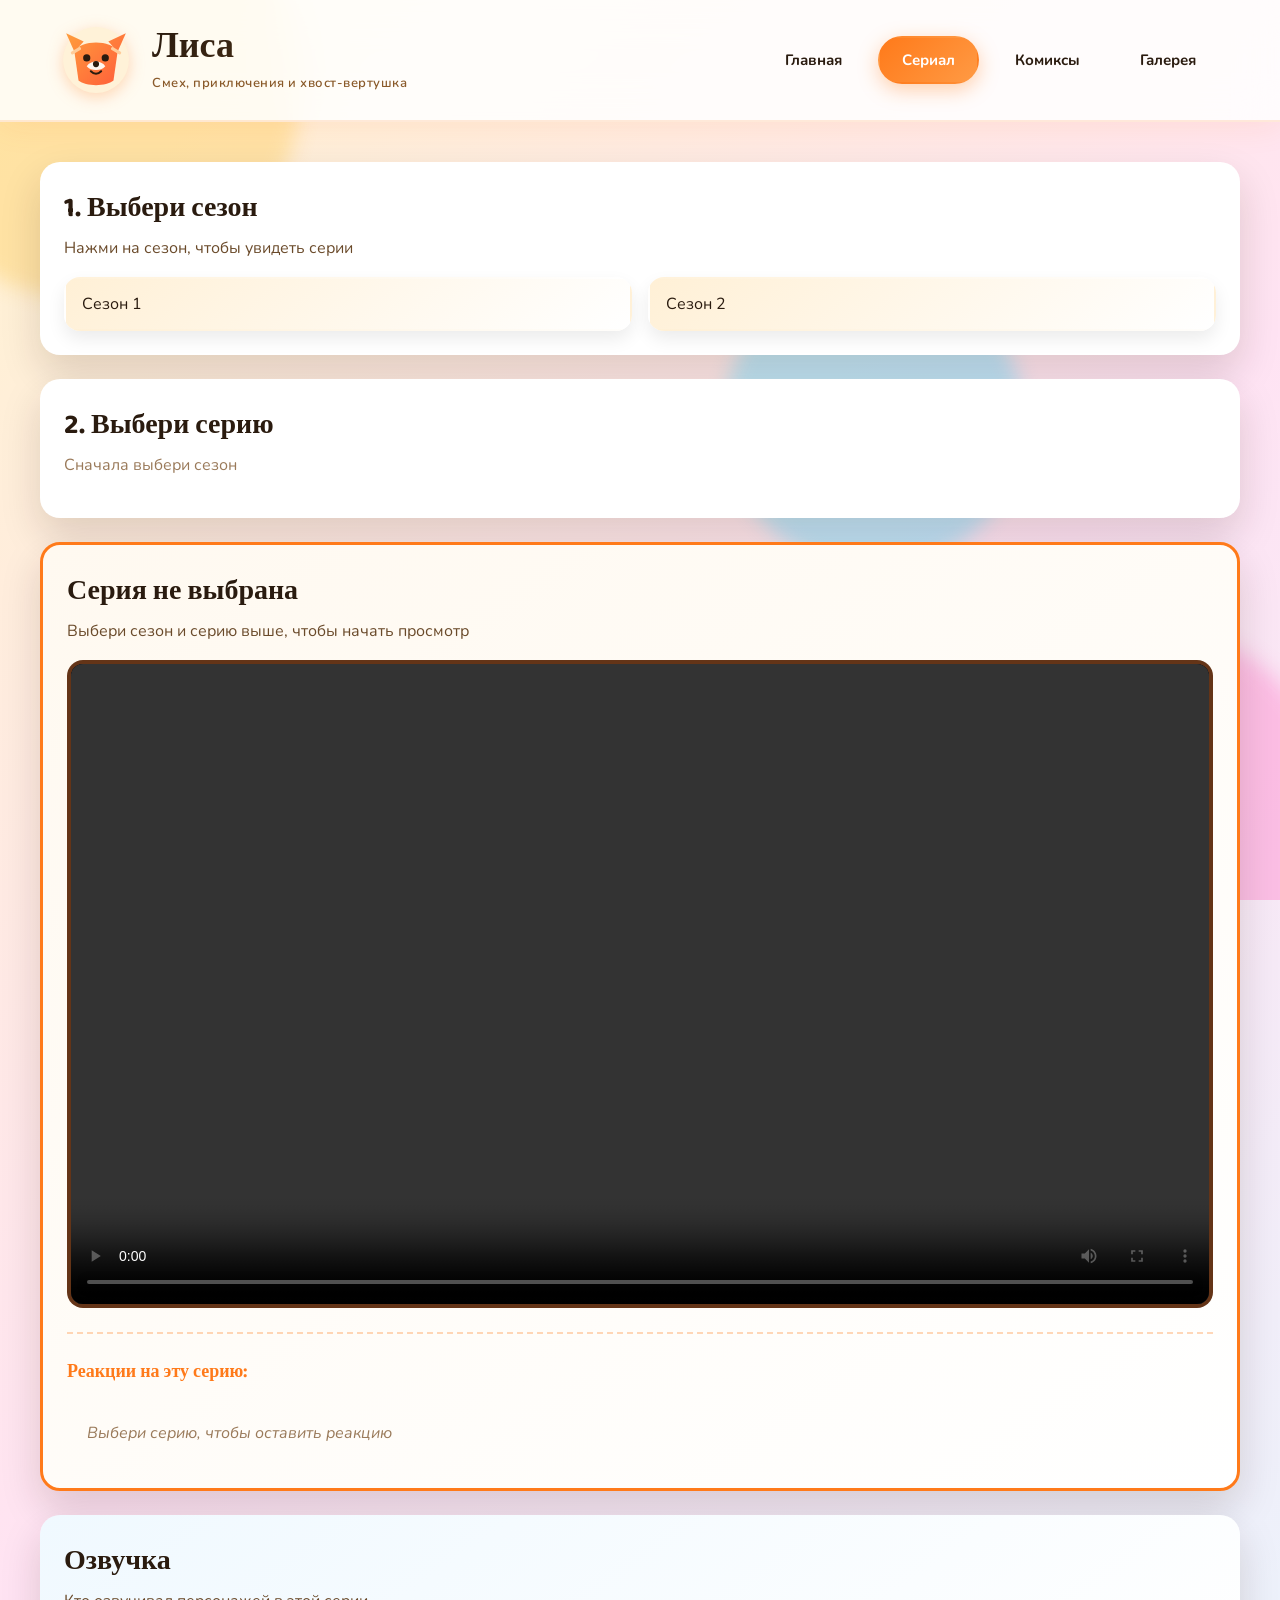
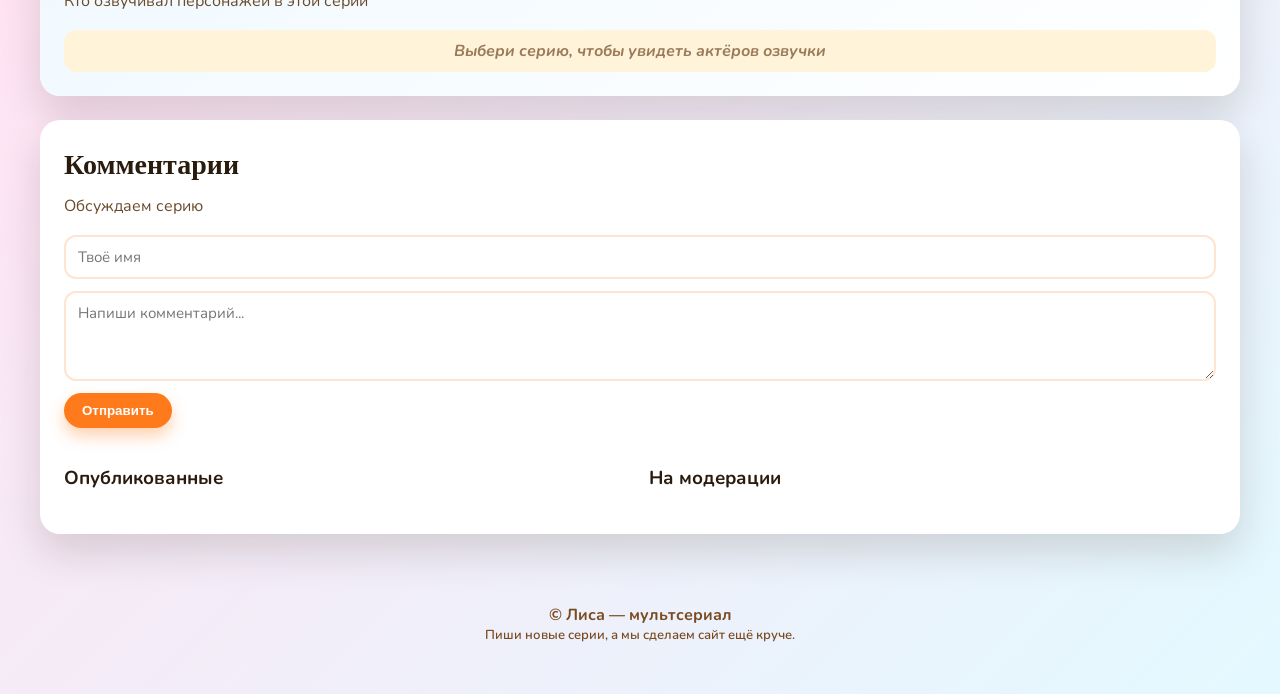
<file: watch.html>
<!doctype html>
<html lang="ru">
<head>
  <meta charset="utf-8" />
  <meta name="viewport" content="width=device-width, initial-scale=1" />
  <title>Смотреть — Лиса</title>
  <link rel="icon" type="image/svg+xml" href="assets/logo.svg" />
  <link rel="stylesheet" href="styles.css" />
</head>
<body>
  <div class="bg">
    <div class="blob blob-a"></div>
    <div class="blob blob-b"></div>
    <div class="blob blob-c"></div>
  </div>

  <header class="site-header">
    <div class="brand">
      <img class="logo" src="assets/logo.svg" alt="Лиса" />
      <div>
        <div class="title">Лиса</div>
        <div class="tagline">Смех, приключения и хвост-вертушка</div>
      </div>
    </div>
    <nav class="top-nav">
      <a href="index.html">Главная</a>
      <a href="watch.html" class="active">Сериал</a>
      <a href="comics.html">Комиксы</a>
      <a href="gallery.html">Галерея</a>
    </nav>
  </header>

  <main>
    <!-- Step 1: Seasons -->
    <section class="panel">
      <div class="panel-head">
        <h2>1. Выбери сезон</h2>
        <p id="seasonHint">Нажми на сезон, чтобы увидеть серии</p>
      </div>
      <div class="season-list" id="seasonList"></div>
    </section>

    <!-- Step 2: Episodes -->
    <section class="panel">
      <div class="panel-head">
        <h2>2. Выбери серию</h2>
        <p id="episodeHint">Сначала выбери сезон</p>
      </div>
      <div class="episode-list" id="episodeList"></div>
    </section>

    <!-- Step 3: Video Player -->
    <section id="episode" class="panel video-panel">
      <div class="panel-head">
        <h2 id="episodeTitle">Серия не выбрана</h2>
        <p id="episodeDesc">Выбери сезон и серию выше, чтобы начать просмотр</p>
      </div>

      <div class="video-wrap">
        <video id="videoPlayer" controls preload="metadata">
          Ваш браузер не поддерживает видео.
        </video>
      </div>

      <!-- Reactions for this video -->
      <div class="video-reactions">
        <h4>Реакции на эту серию:</h4>
        <div class="reactions-inline" id="reactionBar">
          <p class="reactions-hint">Выбери серию, чтобы оставить реакцию</p>
        </div>
      </div>
    </section>

    <!-- Step 4: Cast -->
    <section class="panel cast-panel">
      <div class="panel-head">
        <h2>Озвучка</h2>
        <p>Кто озвучивал персонажей в этой серии</p>
      </div>
      <ul class="cast-list" id="castList">
        <li class="cast-empty">Выбери серию, чтобы увидеть актёров озвучки</li>
      </ul>
    </section>

    <!-- Step 5: Comments -->

    <!-- Step 6: Comments -->
    <section class="panel comments-panel">
      <div class="panel-head">
        <h2>Комментарии</h2>
        <p>Обсуждаем серию</p>
      </div>

      <form id="commentForm" class="comment-form">
        <input type="text" id="commentName" placeholder="Твоё имя" maxlength="30" required />
        <textarea id="commentText" placeholder="Напиши комментарий..." maxlength="500" required></textarea>
        <button type="submit">Отправить</button>
      </form>

      
      <div class="comment-columns">
        <div>
          <h3>Опубликованные</h3>
          <div id="approvedComments" class="comment-list"></div>
        </div>
        <div>
          <h3>На модерации</h3>
          <div id="pendingComments" class="comment-list"></div>
        </div>
      </div>
    </section>
  </main>

  <footer class="site-footer">
    <div>© Лиса — мультсериал</div>
    <div class="small">Пиши новые серии, а мы сделаем сайт ещё круче.</div>
  </footer>

  <script src="data.js"></script>
  <script src="app.js"></script>
  <script>
    document.addEventListener('DOMContentLoaded', () => {
      initWatchPage();
    });
  </script>
</body>
</html>
</file>
<file: styles.css>
﻿@import url('https://fonts.googleapis.com/css2?family=Baloo+2:wght@500;700&family=Nunito:wght@400;600;800&display=swap');

:root {
  --bg-1: #fff3cf;
  --bg-2: #ffe3f3;
  --bg-3: #e3f9ff;
  --ink: #2a1b0f;
  --accent: #ff7a1a;
  --accent-2: #ff3d8f;
  --card: #ffffff;
  --shadow: rgba(38, 18, 0, 0.15);
  --radius: 20px;
}

* {
  box-sizing: border-box;
}

body {
  margin: 0;
  font-family: 'Nunito', system-ui, sans-serif;
  color: var(--ink);
  background: linear-gradient(135deg, var(--bg-1), var(--bg-2) 45%, var(--bg-3));
  min-height: 100vh;
}

.bg {
  position: fixed;
  inset: 0;
  z-index: 0;
  overflow: hidden;
}

.blob {
  position: absolute;
  width: 420px;
  height: 420px;
  border-radius: 50%;
  filter: blur(10px);
  opacity: 0.45;
  animation: float 16s ease-in-out infinite;
}

.blob-a {
  background: #ffd169;
  top: -120px;
  left: -120px;
}

.blob-b {
  background: #ff8bcf;
  bottom: -140px;
  right: -60px;
  animation-delay: -4s;
}

.blob-c {
  background: #75e0ff;
  top: 30%;
  right: 20%;
  width: 300px;
  height: 300px;
  animation-delay: -8s;
}

@keyframes float {
  0%, 100% { transform: translate(0, 0) scale(1); }
  50% { transform: translate(20px, -30px) scale(1.05); }
}

.site-header {
  position: sticky;
  top: 0;
  z-index: 2;
  display: flex;
  align-items: center;
  justify-content: space-between;
  padding: 24px 60px;
  backdrop-filter: blur(20px);
  background: rgba(255, 255, 255, 0.85);
  border-bottom: 2px solid rgba(255, 122, 26, 0.15);
  box-shadow: 0 4px 30px rgba(255, 122, 26, 0.1);
}

.brand {
  display: flex;
  align-items: center;
  gap: 20px;
}

.logo {
  width: 72px;
  height: 72px;
  filter: drop-shadow(0 4px 8px rgba(255, 122, 26, 0.3));
}

.title {
  font-family: 'Baloo 2', cursive;
  font-size: 36px;
  font-weight: 700;
  letter-spacing: 0;
  line-height: 1.1;
  margin-bottom: 6px;
  background: linear-gradient(135deg, var(--ink), #5a3a1a);
  -webkit-background-clip: text;
  -webkit-text-fill-color: transparent;
  background-clip: text;
}

.tagline {
  font-size: 13px;
  font-weight: 600;
  color: #8a5a2a;
  letter-spacing: 0.5px;
  line-height: 1.4;
}

.top-nav {
  display: flex;
  gap: 12px;
}

.top-nav a {
  text-decoration: none;
  font-weight: 700;
  font-size: 15px;
  color: var(--ink);
  padding: 12px 22px;
  border-radius: 999px;
  transition: all 0.25s ease;
  border: 2px solid transparent;
}

.top-nav a:hover {
  background: rgba(255, 122, 26, 0.1);
  border-color: rgba(255, 122, 26, 0.3);
  transform: translateY(-2px);
}

.top-nav a.active {
  background: linear-gradient(135deg, var(--accent), #ff9a44);
  color: white;
  box-shadow: 0 6px 20px rgba(255, 122, 26, 0.35);
}

main {
  position: relative;
  z-index: 1;
  padding: 40px;
  display: grid;
  gap: 24px;
}

.panel {
  background: var(--card);
  border-radius: var(--radius);
  padding: 24px;
  box-shadow: 0 18px 40px var(--shadow);
}

.panel-head h2 {
  margin: 0 0 6px;
  font-family: 'Baloo 2', cursive;
  font-size: 28px;
}

.panel-head p {
  margin: 0 0 18px;
  color: #6a4a2a;
}

.hero {
  border: 3px dashed rgba(255, 122, 26, 0.35);
}

.season-list,
.episode-list {
  display: grid;
  grid-template-columns: repeat(auto-fit, minmax(180px, 1fr));
  gap: 16px;
}

.card {
  padding: 14px 16px;
  border-radius: 16px;
  background: linear-gradient(140deg, #fff0d6, #ffffff);
  box-shadow: 0 8px 18px rgba(0, 0, 0, 0.08);
  cursor: pointer;
  transition: transform 0.2s ease, border 0.2s ease;
  border: 2px solid transparent;
}

.card:hover {
  transform: translateY(-4px);
  border-color: rgba(255, 122, 26, 0.6);
}

.card.active {
  border-color: var(--accent-2);
  background: linear-gradient(140deg, #ffe2f0, #fff9f2);
}

.video-wrap {
  background: #111016;
  border-radius: 16px;
  overflow: hidden;
  border: 4px solid rgba(255, 122, 26, 0.35);
}

video {
  width: 100%;
  display: block;
  aspect-ratio: 16 / 9;
  background: #0e0b10;
}

.cast-list {
  list-style: none;
  padding: 0;
  margin: 0;
  display: grid;
  gap: 10px;
}

.cast-list li {
  padding: 10px 14px;
  border-radius: 12px;
  background: #fff4da;
  font-weight: 700;
}

.reactions {
  display: flex;
  flex-wrap: wrap;
  gap: 12px;
}

.reaction {
  display: flex;
  align-items: center;
  gap: 8px;
  background: #f9f3ff;
  border-radius: 999px;
  padding: 8px 14px;
  font-weight: 700;
  cursor: pointer;
  border: 2px solid transparent;
  transition: transform 0.2s ease, border 0.2s ease;
}

.reaction:hover {
  transform: translateY(-2px);
  border-color: var(--accent-2);
}

.comment-form {
  display: grid;
  gap: 12px;
}

.comment-form input,
.comment-form textarea,
.moderation input {
  font-family: inherit;
  border-radius: 12px;
  border: 2px solid rgba(255, 122, 26, 0.2);
  padding: 10px 12px;
  font-size: 15px;
}

.comment-form textarea {
  min-height: 90px;
  resize: vertical;
}

.comment-form button,
.moderation button {
  justify-self: start;
  background: var(--accent);
  color: white;
  border: none;
  padding: 10px 18px;
  border-radius: 999px;
  font-weight: 800;
  cursor: pointer;
  box-shadow: 0 8px 16px rgba(255, 122, 26, 0.35);
}


.pill {
  background: #fff0d6;
  padding: 2px 10px;
  border-radius: 999px;
  font-weight: 700;
}

.comment-columns {
  display: grid;
  grid-template-columns: repeat(auto-fit, minmax(260px, 1fr));
  gap: 18px;
  margin-top: 18px;
}

.comment-list {
  display: grid;
  gap: 10px;
}

.comment {
  padding: 12px;
  border-radius: 12px;
  background: #f1fbff;
  box-shadow: 0 6px 14px rgba(0, 0, 0, 0.08);
}

.comment .meta {
  font-weight: 800;
  margin-bottom: 6px;
}

.comment button {
  margin-top: 8px;
  background: #4d63ff;
}

.site-footer {
  padding: 30px 40px 50px;
  text-align: center;
  font-weight: 700;
  color: #7a4b20;
}

.small {
  font-size: 13px;
  font-weight: 600;
}

.comics-grid {
  display: grid;
  grid-template-columns: repeat(auto-fit, minmax(220px, 1fr));
  gap: 24px;
}

.comic-card {
  position: relative;
  background: linear-gradient(145deg, #fff8e7, #ffffff);
  border-radius: var(--radius);
  overflow: hidden;
  box-shadow: 0 12px 32px var(--shadow);
  cursor: pointer;
  transition: transform 0.3s ease, box-shadow 0.3s ease;
  border: 3px solid transparent;
}

.comic-card:hover {
  transform: translateY(-8px) scale(1.02);
  box-shadow: 0 20px 50px rgba(255, 122, 26, 0.25);
  border-color: var(--accent);
}

.comic-cover {
  width: 100%;
  aspect-ratio: 3 / 4;
  object-fit: cover;
  display: block;
  background: linear-gradient(135deg, #ffe3c9, #ffc9e9);
}

.comic-info {
  padding: 16px;
  background: linear-gradient(180deg, transparent, rgba(255,255,255,0.9));
}

.comic-info h3 {
  margin: 0 0 8px;
  font-family: 'Baloo 2', cursive;
  font-size: 20px;
  color: var(--ink);
}

.comic-info p {
  margin: 0;
  font-size: 14px;
  color: #7a5a3a;
  line-height: 1.4;
}

.comic-badge {
  position: absolute;
  top: 12px;
  right: 12px;
  background: linear-gradient(135deg, var(--accent), var(--accent-2));
  color: white;
  padding: 6px 14px;
  border-radius: 999px;
  font-size: 13px;
  font-weight: 800;
  box-shadow: 0 4px 12px rgba(255, 122, 26, 0.4);
  z-index: 1;
}

.comic-modal {
  display: none;
  position: fixed;
  inset: 0;
  z-index: 100;
  align-items: center;
  justify-content: center;
}

.comic-modal.active {
  display: flex;
}

.comic-backdrop {
  position: absolute;
  inset: 0;
  background: rgba(42, 27, 15, 0.95);
  backdrop-filter: blur(8px);
}

.comic-reader {
  position: relative;
  z-index: 1;
  width: 100%;
  max-width: 1000px;
  height: 90vh;
  margin: 20px;
  background: linear-gradient(135deg, #1a0f0a, #2a1b0f);
  border-radius: 24px;
  box-shadow: 0 40px 80px rgba(0, 0, 0, 0.5);
  display: flex;
  flex-direction: column;
  overflow: hidden;
  border: 4px solid rgba(255, 122, 26, 0.3);
}

.comic-close {
  position: absolute;
  top: 16px;
  right: 16px;
  width: 48px;
  height: 48px;
  border-radius: 50%;
  background: rgba(255, 255, 255, 0.1);
  border: 2px solid rgba(255, 255, 255, 0.2);
  color: white;
  font-size: 28px;
  cursor: pointer;
  z-index: 10;
  display: flex;
  align-items: center;
  justify-content: center;
  transition: all 0.2s ease;
}

.comic-close:hover {
  background: var(--accent);
  border-color: var(--accent);
  transform: rotate(90deg);
}

.comic-stage {
  flex: 1;
  display: flex;
  align-items: center;
  justify-content: center;
  padding: 60px 40px 20px;
  position: relative;
}

.comic-stage::before,
.comic-stage::after {
  content: '';
  position: absolute;
  top: 0;
  bottom: 80px;
  width: 30%;
  z-index: 5;
  cursor: pointer;
  transition: background 0.2s ease;
}

.comic-stage::before {
  left: 0;
}

.comic-stage::after {
  right: 0;
}

.comic-stage:hover::before {
  background: linear-gradient(90deg, rgba(255,122,26,0.1), transparent);
}

.comic-stage:hover::after {
  background: linear-gradient(-90deg, rgba(255,122,26,0.1), transparent);
}

#comicPage {
  max-width: 100%;
  max-height: 100%;
  object-fit: contain;
  border-radius: 12px;
  box-shadow: 0 20px 60px rgba(0, 0, 0, 0.5);
}

.comic-nav {
  display: flex;
  align-items: center;
  justify-content: space-between;
  padding: 20px 40px 30px;
  gap: 20px;
}

.comic-btn {
  display: flex;
  align-items: center;
  gap: 8px;
  background: linear-gradient(135deg, var(--accent), #ff9a44);
  color: white;
  border: none;
  padding: 14px 28px;
  border-radius: 999px;
  font-family: 'Nunito', sans-serif;
  font-size: 16px;
  font-weight: 800;
  cursor: pointer;
  box-shadow: 0 8px 24px rgba(255, 122, 26, 0.4);
  transition: all 0.2s ease;
}

.comic-btn:hover:not(:disabled) {
  transform: translateY(-3px);
  box-shadow: 0 12px 32px rgba(255, 122, 26, 0.5);
}

.comic-btn:disabled {
  opacity: 0.4;
  cursor: not-allowed;
}

.comic-btn span {
  font-size: 20px;
}

.comic-progress {
  color: white;
  font-size: 18px;
  font-weight: 700;
  background: rgba(255, 255, 255, 0.1);
  padding: 12px 24px;
  border-radius: 999px;
  border: 2px solid rgba(255, 255, 255, 0.2);
}

.comic-hint {
  text-align: center;
  color: rgba(255, 255, 255, 0.5);
  font-size: 14px;
  padding-bottom: 20px;
}

/* ===== HERO PANEL (Main Page) ===== */
.hero-panel {
  display: grid;
  grid-template-columns: 1fr auto;
  gap: 48px;
  align-items: center;
  background: linear-gradient(135deg, #fff9e6, #fff0f5, #e8faff);
  border-radius: var(--radius);
  padding: 48px 56px;
  box-shadow: 0 18px 40px var(--shadow);
  min-height: 340px;
}

.hero-content h1 {
  font-family: 'Baloo 2', cursive;
  font-size: 48px;
  margin: 0 0 16px;
  background: linear-gradient(135deg, var(--accent), var(--accent-2));
  -webkit-background-clip: text;
  -webkit-text-fill-color: transparent;
  background-clip: text;
}

.hero-content > p {
  font-size: 18px;
  color: #5a4a3a;
  margin: 0 0 28px;
  line-height: 1.6;
}

.hero-buttons {
  display: flex;
  gap: 16px;
  flex-wrap: wrap;
}

.hero-btn {
  display: flex;
  align-items: center;
  gap: 10px;
  padding: 16px 28px;
  border-radius: 999px;
  font-size: 18px;
  font-weight: 800;
  text-decoration: none;
  transition: all 0.3s ease;
  border: none;
  cursor: pointer;
}

.hero-btn span {
  font-size: 22px;
}

.hero-btn-primary {
  background: linear-gradient(135deg, var(--accent), #ff9a44);
  color: white;
  box-shadow: 0 10px 30px rgba(255, 122, 26, 0.4);
}

.hero-btn-primary:hover {
  transform: translateY(-3px);
  box-shadow: 0 15px 40px rgba(255, 122, 26, 0.5);
}

.hero-btn-secondary {
  background: white;
  color: var(--accent);
  border: 3px solid var(--accent);
}

.hero-btn-secondary:hover {
  background: var(--accent);
  color: white;
  transform: translateY(-3px);
}

.hero-image {
  width: 280px;
  height: 280px;
  border-radius: 50%;
  background: linear-gradient(135deg, #ffd169, #ff8bcf);
  display: flex;
  align-items: center;
  justify-content: center;
  box-shadow: 0 20px 60px rgba(255, 122, 26, 0.3);
}

.hero-image img {
  width: 100%;
  height: 100%;
  object-fit: cover;
  border-radius: 50%;
}

/* ===== LIKES SYSTEM ===== */
.content-actions {
  display: flex;
  flex-wrap: wrap;
  gap: 24px;
  align-items: center;
  margin-top: 24px;
  padding-top: 24px;
  border-top: 2px solid rgba(255, 122, 26, 0.1);
}

.likes-section {
  display: flex;
  align-items: center;
  gap: 12px;
}

.like-btn {
  display: flex;
  align-items: center;
  gap: 8px;
  background: white;
  border: 3px solid var(--accent);
  padding: 12px 24px;
  border-radius: 999px;
  font-family: 'Nunito', sans-serif;
  font-size: 16px;
  font-weight: 800;
  color: var(--accent);
  cursor: pointer;
  transition: all 0.2s ease;
}

.like-btn:hover {
  background: rgba(255, 122, 26, 0.1);
  transform: scale(1.05);
}

.like-btn.liked {
  background: linear-gradient(135deg, var(--accent), var(--accent-2));
  color: white;
  border-color: transparent;
}

.like-icon {
  font-size: 22px;
}

.like-count {
  font-size: 20px;
  font-weight: 800;
  color: var(--ink);
}

/* ===== NEWS ===== */
.news-grid {
  display: grid;
  grid-template-columns: repeat(auto-fit, minmax(300px, 1fr));
  gap: 24px;
}

.news-card {
  background: linear-gradient(145deg, #ffffff, #fff9f0);
  border-radius: var(--radius);
  overflow: hidden;
  box-shadow: 0 10px 30px var(--shadow);
  transition: transform 0.3s ease, box-shadow 0.3s ease;
  cursor: pointer;
}

.news-card:hover {
  transform: translateY(-6px);
  box-shadow: 0 20px 50px rgba(255, 122, 26, 0.2);
}

.news-image {
  height: 180px;
  overflow: hidden;
  background: linear-gradient(135deg, #ffe3c9, #ffc9e9);
}

.news-image img {
  width: 100%;
  height: 100%;
  object-fit: cover;
}

.news-content {
  padding: 20px;
}

.news-category {
  display: inline-block;
  background: linear-gradient(135deg, var(--accent), var(--accent-2));
  color: white;
  padding: 4px 12px;
  border-radius: 999px;
  font-size: 12px;
  font-weight: 800;
  text-transform: uppercase;
  letter-spacing: 0.5px;
}

.news-content h3 {
  margin: 12px 0 8px;
  font-family: 'Baloo 2', cursive;
  font-size: 20px;
}

.news-content p {
  margin: 0 0 12px;
  color: #6a4a2a;
  font-size: 15px;
  line-height: 1.5;
}

.news-content time {
  font-size: 13px;
  color: #9a7a5a;
  font-weight: 600;
}

/* ===== POPULAR GRID ===== */
.popular-grid {
  display: grid;
  grid-template-columns: repeat(auto-fit, minmax(200px, 1fr));
  gap: 24px;
}

.popular-card {
  background: linear-gradient(145deg, #ffffff, #fff5e6);
  border-radius: var(--radius);
  padding: 28px;
  text-align: center;
  text-decoration: none;
  color: var(--ink);
  box-shadow: 0 10px 30px var(--shadow);
  transition: all 0.3s ease;
  border: 3px solid transparent;
}

.popular-card:hover {
  transform: translateY(-8px);
  border-color: var(--accent);
  box-shadow: 0 20px 50px rgba(255, 122, 26, 0.25);
}

.popular-icon {
  font-size: 48px;
  margin-bottom: 12px;
}

.popular-card h3 {
  margin: 0 0 8px;
  font-family: 'Baloo 2', cursive;
  font-size: 22px;
}

.popular-card p {
  margin: 0 0 16px;
  color: #6a4a2a;
  font-size: 14px;
}

.popular-btn {
  display: inline-block;
  background: var(--accent);
  color: white;
  padding: 10px 20px;
  border-radius: 999px;
  font-weight: 800;
  font-size: 14px;
}

/* ===== LATEST COMMENTS ===== */
.latest-comments {
  display: grid;
  gap: 16px;
}

.latest-comment {
  background: linear-gradient(145deg, #f9f9ff, #fff5f0);
  padding: 16px 20px;
  border-radius: 16px;
  border-left: 4px solid var(--accent);
}

.latest-comment-header {
  display: flex;
  justify-content: space-between;
  margin-bottom: 8px;
}

.latest-comment-header span {
  color: #9a7a5a;
  font-size: 13px;
}

.latest-comment p {
  margin: 0;
  color: #5a4a3a;
  font-size: 15px;
}

.no-comments {
  text-align: center;
  color: #9a7a5a;
  padding: 40px;
  font-style: italic;
}

/* ===== COMIC INFO PANEL ===== */
.comic-info-panel {
  background: linear-gradient(145deg, #fff9e6, #fff0f5);
  border: 3px dashed rgba(255, 122, 26, 0.3);
}

.comic-info-panel.hidden {
  display: none;
}

.comic-info-content {
  display: flex;
  justify-content: space-between;
  align-items: center;
  flex-wrap: wrap;
  gap: 24px;
}

.comic-info-text {
  flex: 1;
  min-width: 300px;
}

.comic-info-text h3 {
  font-family: 'Baloo 2', cursive;
  font-size: 28px;
  margin: 0 0 12px;
}

.comic-info-text p {
  color: #6a4a2a;
  font-size: 16px;
  line-height: 1.6;
  margin: 0 0 20px;
}

.read-btn {
  display: inline-flex;
  align-items: center;
  gap: 10px;
  background: linear-gradient(135deg, var(--accent), var(--accent-2));
  color: white;
  border: none;
  padding: 16px 32px;
  border-radius: 999px;
  font-size: 18px;
  font-weight: 800;
  cursor: pointer;
  box-shadow: 0 10px 30px rgba(255, 122, 26, 0.4);
  transition: all 0.2s ease;
}

.read-btn:hover {
  transform: translateY(-3px);
  box-shadow: 0 15px 40px rgba(255, 122, 26, 0.5);
}

.read-btn span {
  font-size: 22px;
}

/* ===== GALLERY ===== */
.gallery-filters {
  display: flex;
  flex-wrap: wrap;
  gap: 12px;
}

.filter-btn {
  background: white;
  border: 2px solid rgba(255, 122, 26, 0.2);
  padding: 10px 20px;
  border-radius: 999px;
  font-family: 'Nunito', sans-serif;
  font-size: 15px;
  font-weight: 700;
  color: var(--ink);
  cursor: pointer;
  transition: all 0.2s ease;
}

.filter-btn:hover {
  border-color: var(--accent);
  background: rgba(255, 122, 26, 0.05);
}

.filter-btn.active {
  background: var(--accent);
  border-color: var(--accent);
  color: white;
}

.gallery-grid {
  display: grid;
  grid-template-columns: repeat(auto-fill, minmax(250px, 1fr));
  gap: 24px;
}

.gallery-item {
  position: relative;
  aspect-ratio: 1;
  border-radius: var(--radius);
  overflow: hidden;
  cursor: pointer;
  box-shadow: 0 10px 30px var(--shadow);
  transition: transform 0.3s ease, box-shadow 0.3s ease;
}

.gallery-item:hover {
  transform: translateY(-6px) scale(1.02);
  box-shadow: 0 20px 50px rgba(255, 122, 26, 0.25);
}

.gallery-item img {
  width: 100%;
  height: 100%;
  object-fit: cover;
}

.gallery-item-overlay {
  position: absolute;
  bottom: 0;
  left: 0;
  right: 0;
  padding: 20px;
  background: linear-gradient(transparent, rgba(0,0,0,0.8));
  color: white;
  transform: translateY(20px);
  opacity: 0;
  transition: all 0.3s ease;
}

.gallery-item:hover .gallery-item-overlay {
  transform: translateY(0);
  opacity: 1;
}

.gallery-item-overlay h4 {
  margin: 0 0 6px;
  font-family: 'Baloo 2', cursive;
  font-size: 18px;
}

.gallery-category {
  font-size: 12px;
  opacity: 0.8;
}

/* Gallery Lightbox */
.gallery-modal {
  display: none;
  position: fixed;
  inset: 0;
  z-index: 100;
  align-items: center;
  justify-content: center;
  padding: 40px;
}

.gallery-modal.active {
  display: flex;
}

.gallery-backdrop {
  position: absolute;
  inset: 0;
  background: rgba(0, 0, 0, 0.95);
  backdrop-filter: blur(10px);
}

.gallery-viewer {
  position: relative;
  z-index: 1;
  max-width: 90vw;
  max-height: 85vh;
  display: flex;
  flex-direction: column;
  align-items: center;
}

.gallery-viewer img {
  max-width: 100%;
  max-height: 70vh;
  object-fit: contain;
  border-radius: 12px;
  box-shadow: 0 40px 80px rgba(0,0,0,0.5);
}

.gallery-info {
  margin-top: 20px;
  text-align: center;
  color: white;
}

.gallery-info h3 {
  margin: 0 0 8px;
  font-family: 'Baloo 2', cursive;
  font-size: 24px;
}

.gallery-info p {
  margin: 0 0 12px;
  opacity: 0.8;
}

.gallery-tag {
  display: inline-block;
  background: var(--accent);
  padding: 6px 16px;
  border-radius: 999px;
  font-size: 13px;
  font-weight: 700;
}

.gallery-close,
.gallery-nav {
  position: absolute;
  z-index: 10;
  background: rgba(255, 255, 255, 0.1);
  border: 2px solid rgba(255, 255, 255, 0.2);
  color: white;
  cursor: pointer;
  transition: all 0.2s ease;
  display: flex;
  align-items: center;
  justify-content: center;
}

.gallery-close {
  top: 20px;
  right: 20px;
  width: 50px;
  height: 50px;
  border-radius: 50%;
  font-size: 32px;
}

.gallery-nav {
  top: 50%;
  transform: translateY(-50%);
  width: 60px;
  height: 60px;
  border-radius: 50%;
  font-size: 40px;
}

.gallery-prev { left: 20px; }
.gallery-next { right: 20px; }

.gallery-close:hover,
.gallery-nav:hover {
  background: var(--accent);
  border-color: var(--accent);
}

.gallery-counter {
  position: absolute;
  bottom: 30px;
  left: 50%;
  transform: translateX(-50%);
  color: white;
  font-size: 16px;
  font-weight: 700;
  background: rgba(255,255,255,0.1);
  padding: 10px 24px;
  border-radius: 999px;
}

/* Submit Art CTA */
.submit-art-cta {
  text-align: center;
  padding: 30px;
  background: linear-gradient(145deg, #fff9e6, #fff0f5);
  border-radius: 16px;
}

.submit-art-cta p {
  margin: 0 0 8px;
  font-size: 18px;
}

/* ===== COMMENTS IMPROVEMENTS ===== */
.comments-panel.hidden {
  display: none;
}

.comment-header {
  display: flex;
  justify-content: space-between;
  margin-bottom: 8px;
}

.comment-author {
  font-weight: 800;
  color: var(--accent);
}

.comment-date {
  font-size: 13px;
  color: #9a7a5a;
}

.comment-text {
  color: #4a3a2a;
  line-height: 1.5;
}

.approve-btn {
  margin-top: 10px;
  background: #4CAF50 !important;
}

.cast-section h4 {
  margin: 0 0 12px;
  font-family: 'Baloo 2', cursive;
  font-size: 18px;
  color: var(--accent);
}

/* ===== REACTIONS ===== */
.reaction-emoji {
  font-size: 24px;
}

.reaction-name {
  color: var(--ink);
}

.reaction-count {
  background: var(--accent);
  color: white;
  padding: 2px 10px;
  border-radius: 999px;
  font-size: 13px;
}

/* ===== WATCH PAGE LAYOUT ===== */
.video-panel {
  border: 3px solid var(--accent);
  background: linear-gradient(145deg, #fff9f0, #ffffff);
}

.video-reactions {
  margin-top: 24px;
  padding-top: 24px;
  border-top: 2px dashed rgba(255, 122, 26, 0.3);
}

.video-reactions h4 {
  margin: 0 0 16px;
  font-family: 'Baloo 2', cursive;
  font-size: 18px;
  color: var(--accent);
}

.reactions-inline {
  display: flex;
  flex-wrap: wrap;
  gap: 12px;
}

.reactions-inline .reaction {
  background: linear-gradient(145deg, #fff5e6, #ffffff);
  padding: 10px 18px;
  font-size: 15px;
}

.reactions-inline .reaction:hover {
  background: linear-gradient(145deg, var(--accent), #ff9a44);
  color: white;
}

.reactions-inline .reaction:hover .reaction-name,
.reactions-inline .reaction:hover .reaction-count {
  color: white;
}

.reactions-inline .reaction-count {
  background: var(--accent);
  color: white;
}

.reactions-hint {
  color: #9a7a5a;
  font-style: italic;
  padding: 12px;
  margin: 0;
}

.cast-panel {
  background: linear-gradient(145deg, #f0f9ff, #ffffff);
}

.cast-empty {
  color: #9a7a5a;
  font-style: italic;
  padding: 20px;
  text-align: center;
  background: rgba(0,0,0,0.03);
  border-radius: 12px;
}

.reactions-panel {
  background: linear-gradient(145deg, #fff5f9, #ffffff);
}

.reactions-hint {
  color: #9a7a5a;
  font-style: italic;
  padding: 20px;
  text-align: center;
  margin: 0;
}

@media (max-width: 900px) {
  .site-header {
    flex-direction: column;
    align-items: flex-start;
    gap: 16px;
    padding: 20px 24px;
  }

  .logo {
    width: 56px;
    height: 56px;
  }

  .title {
    font-size: 28px;
  }

  .tagline {
    font-size: 12px;
  }

  .top-nav {
    flex-wrap: wrap;
    gap: 8px;
  }

  .top-nav a {
    padding: 10px 16px;
    font-size: 14px;
  }

  main {
    padding: 24px;
  }

  .hero-panel {
    grid-template-columns: 1fr;
    text-align: center;
  }

  .hero-content h1 {
    font-size: 36px;
  }

  .hero-image {
    width: 200px;
    height: 200px;
    margin: 0 auto;
  }

  .comics-grid {
    grid-template-columns: repeat(2, 1fr);
    gap: 16px;
  }

  .comic-reader {
    margin: 10px;
    height: 95vh;
    border-radius: 16px;
  }

  .comic-stage {
    padding: 50px 10px 10px;
  }

  .comic-nav {
    padding: 15px 20px 20px;
  }

  .comic-btn {
    padding: 12px 18px;
    font-size: 14px;
  }

  .comic-progress {
    font-size: 14px;
    padding: 10px 16px;
  }

  .comic-hint {
    display: none;
  }

  .gallery-grid {
    grid-template-columns: repeat(2, 1fr);
    gap: 16px;
  }

  .comic-info-content {
    flex-direction: column;
    text-align: center;
  }

  .content-actions {
    flex-direction: column;
    align-items: flex-start;
  }

  .news-grid {
    grid-template-columns: 1fr;
  }

  .video-panel {
    padding: 16px;
  }

  .video-wrap {
    border-radius: 12px;
    border-width: 3px;
  }

  video {
    aspect-ratio: 16 / 9;
    max-height: 50vh;
    object-fit: contain;
    background: #0e0b10;
  }
}
</file>
